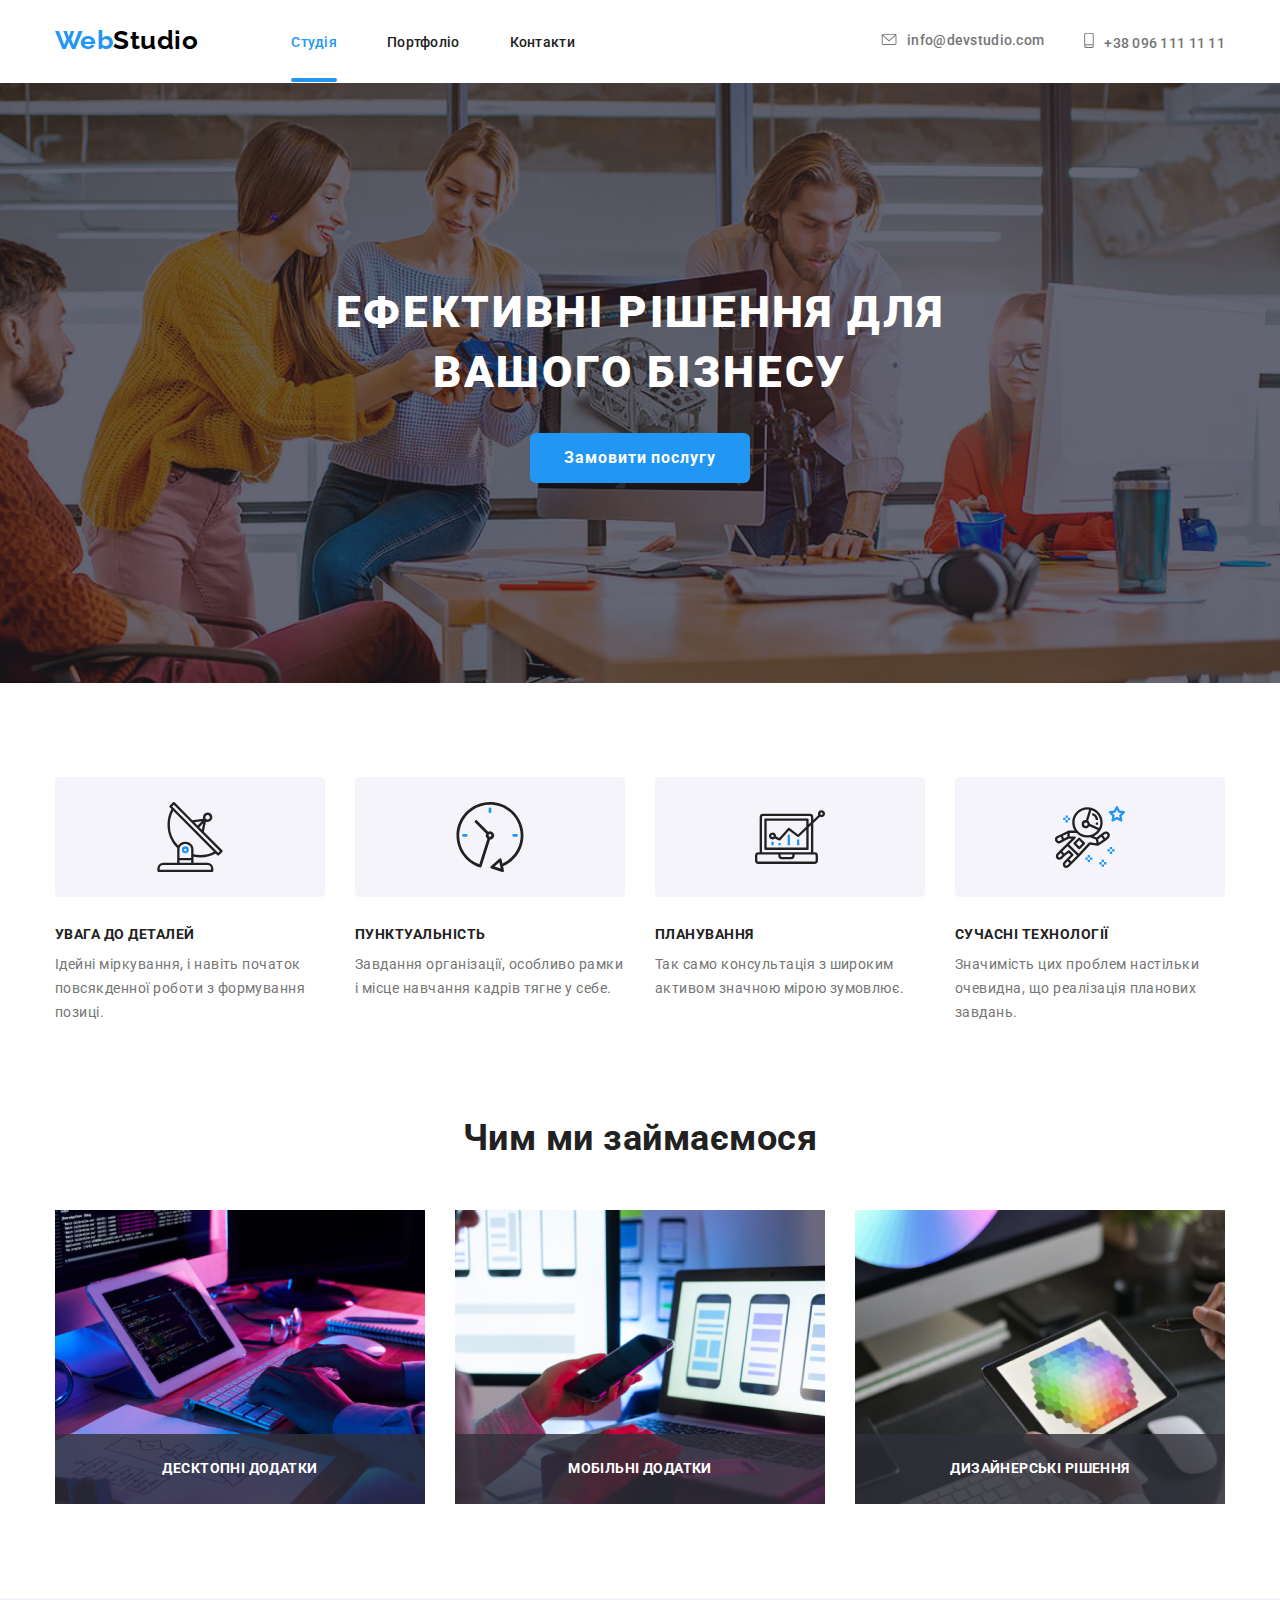
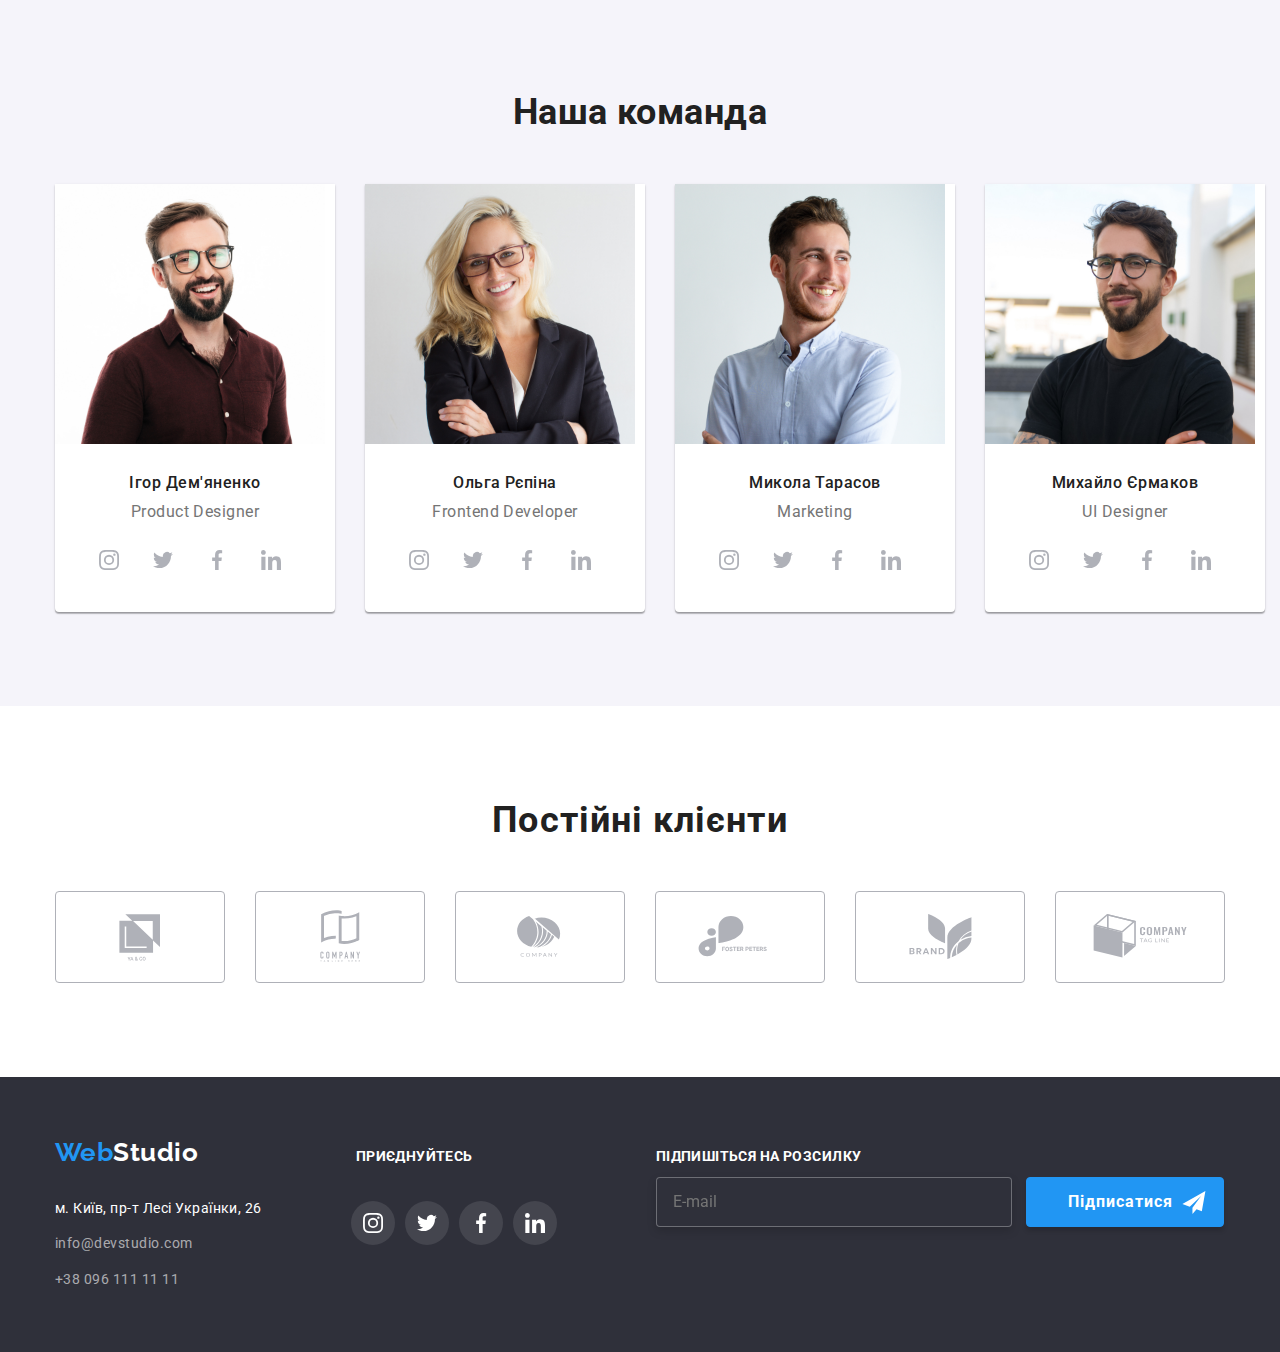
<file: index.html>
<!DOCTYPE html>
<html lang="uk">
<head>
    <meta charset="UTF-8">
    <meta http-equiv="X-UA-Compatible" content="IE=edge">
    <meta name="viewport" content="width=device-width, initial-scale=1.0">
    <title>WebStudio</title>
    <link href="https://fonts.googleapis.com/css2?family=Raleway:wght@700&family=Roboto:wght@400;500;700;900&display=swap"
        rel="stylesheet">
        <link rel="stylesheet" href="https://cdnjs.cloudflare.com/ajax/libs/modern-normalize/1.1.0/modern-normalize.min.css">
        <link rel="stylesheet" href="./css/main.min.css">
</head>
<body class="page">
<!--шапка-->
<header >
<div class="conteiner nav">
    <a class="logo" href="./index.html"> <span class="part-logo">Web</span>Studio</a>
    <nav>
        <ul class="list__nav">
            <li class="nav__item"> <a href="./index.html" class="link__current link__nav">Студія</a></li>
            <li class="nav__item"> <a href="portfolio.html" class="link__nav">Портфоліо</a></li>
            <li class="nav__item"> <a href="" class="link__nav">Контакти</a></li>
        </ul>
    </nav>
    
    <ul class="contacts">
        <li class="contacts__item"><a href="mailto:info@devstudio.com" class="link__contacts"><svg class="icon__mail">
            <use href="./images/sprite.svg#icon-envelope"></use>
        </svg>info@devstudio.com</a></li>
        <li class="contacts__item"><a href="tel:+380961111111" class="link__contacts"><svg class="icon__phone">
            <use href="./images/sprite.svg#icon-smartphone"></use>
        </svg>+38 096 111 11 11</a></li>
    </ul>
</div>
</header>
<main class="main">
    <!--baner-->
    <section class="section combination">
    <div class="combination">
    <h1 class="combination__title">Ефективні рішення для <br> вашого бізнесу</h1>
    <button type="button" class="button" data-modal-open>Замовити послугу</button>
    </div>
    </section>
    
   
    
        <!--preimushestva-->
   
        <section class="section scroll">
            <div class="conteiner">
            <h2 hidden >Наші переваги</h2>
            <ul class="scroll__list">
                <li class="scroll__item">
                    <div class="scroll__cont">
                        <svg class="scroll__icon">
                            <use href="./images/sprite.svg#icon-antenna"></use>
                        </svg>

                    </div>
                    
                    <h3 class="scroll__titel">УВАГА ДО ДЕТАЛЕЙ</h3>
                    <p class="scroll__text">Ідейні міркування, і навіть початок повсякденної роботи з формування позиці.</p>
                </li>
                <li class="scroll__item">
                    <div class="scroll__cont">
                        <svg class="scroll__icon">
                            <use href="./images/sprite.svg#icon-clock"></use>
                        </svg>
                    </div>
                    <h3 class="scroll__titel">ПУНКТУАЛЬНІСТЬ</h3>
                    <p class="scroll__text">Завдання організації, особливо рамки і місце навчання кадрів тягне у себе.</p>
                </li>
                <li class="scroll__item">
                    <div class="scroll__cont">
                        <svg class="scroll__icon">
                            <use href="./images/sprite.svg#icon-diagram"></use>
                        </svg>
                    </div>
                    <h3 class="scroll__titel">ПЛАНУВАННЯ</h3>
                    <p class="scroll__text">Так само консультація з широким активом значною мірою зумовлює.</p>
                </li>
                <li class="scroll__item">
                   <div class="scroll__cont">
                    <svg class="scroll__icon">
                        <use href="./images/sprite.svg#icon-astronaut"></use>
                    </svg>
                   </div>
                    <h3 class="scroll__titel">СУЧАСНІ ТЕХНОЛОГІЇ</h3>
                    <p class="scroll__text">Значимість цих проблем настільки очевидна, що реалізація планових завдань.</p>
                </li>
            
            </ul>
            </div>
        
        </section>
    
           <!--napravleniye-->
        
           <section class="section">
            <div class="conteiner">
            <h2 class="technologies__title"> Чим ми займаємося</h2>
            <ul class="technologies__list">
                <li class="technologies__item">
                    <img src="./images/box1.jpg" class="technologies-image" width="370" alt="Створення сайтів">
                    <div class="technologies__discription">
                        <span class="technologies__text">Десктопні додатки</span>
                    </div></li>
                <li class="technologies__item"><img src="./images/box2.jpg"  class="technologies-image" width="370" alt="Створення мобільних додатків"><div class="technologies__discription">
                    <span class="technologies__text">Мобільні додатки</span>
                </div></li>
                <li class="technologies__item"><img src="./images/box3.jpg"  class="technologies-image" width="370" alt="Розробка дизайну сайтів"><div class="technologies__discription">
                    <span class="technologies__text">Дизайнерські рішення</span>
                </div></li>
            </ul>
            </div>
            
        </section>
      
        <!--komanda-->
       
            <section class="section data">
                <div class="conteiner">
                <h2 class="data__titel">Наша команда</h2>
                <ul class="data__list">
                    <li class="data__discription">
                        <img src="./images/img.jpg" class="data__image" width="270" alt="Ігор Дем'яненко - Product Designer">
                        <div class="data__property">
                        <h3 class="data__caption">Ігор Дем'яненко</h3>
                        <p class="data__text">Product Designer</p>
                        <ul class="list__icon">
                        
                            <li class="list__item"> <a href="https://www.instagram.com" class="icon__link" target="_blank" rel="noreferrer noopener"> <svg class="icon__image">
                                <use href="./images/sprite.svg#icon-instagram"></use>
                            </svg>
                            </a> 
                            </li>
                            <li class="list__item"><a href="https://twitter.com/?lang=ru" class="icon__link" target="_blank" rel="noreferrer noopener"> <svg class="icon__image">
                                    <use href="./images/sprite.svg#icon-twitter"></use>
                                </svg>
                            </a>
                            </li>
                            <li class="list__item"><a href="https://uk-ua.facebook.com" class="icon__link"target="_blank" rel="noreferrer noopener"> <svg class="icon__image">
                                    <use href="./images/sprite.svg#icon-facebook"></use>
                                </svg>
                            </a>
                            </li>
                            <li class="list__item"><a href="https://ua.linkedin.com" class="icon__link" target="_blank" rel="noreferrer noopener"> <svg class="icon__image">
                                    <use href="./images/sprite.svg#icon-linkedin"></use>
                                </svg>
                            </a>
                            </li>
                        </ul>
                         </div>
                    </li>
                    <li class="data__discription">
                        <img src="./images/img2.jpg" class="data__image" width="270" alt="Ольга Рєпіна - Frontend Developer">
                        <div class="data__property">
                        <h3 class="data__caption">Ольга Рєпіна</h3>
                        <p class="data__text">Frontend Developer</p>
                        <ul class="list__icon">
                        
                            <li class="list__item"> <a href="https://www.instagram.com" class="icon__link" target="_blank" rel="noreferrer noopener"> <svg class="icon__image">
                                        <use href="./images/sprite.svg#icon-instagram"></use>
                                    </svg>
                                </a>
                            </li>
                            <li class="list__item"><a href="https://twitter.com/?lang=ru" class="icon__link" target="_blank" rel="noreferrer noopener"> <svg class="icon__image">
                                        <use href="./images/sprite.svg#icon-twitter"></use>
                                    </svg>
                                </a>
                            </li>
                            <li class="list__item"><a href="https://uk-ua.facebook.com" class="icon__link" target="_blank" rel="noreferrer noopener"> <svg class="icon__image">
                                        <use href="./images/sprite.svg#icon-facebook"></use>
                                    </svg>
                                </a>
                            </li>
                            <li class="list__item"><a href="https://ua.linkedin.com" class="icon__link" target="_blank" rel="noreferrer noopener"> <svg class="icon__image">
                                        <use href="./images/sprite.svg#icon-linkedin"></use>
                                    </svg>
                                </a>
                            </li>
                        </ul>
                        </div>
                    </li>
                    <li class="data__discription">
                        <img src="./images/img3.jpg" class="data__image" width="270" alt="Микола Тарасов - Marketing">
                        <div class="data__property">
                        <h3 class="data__caption">Микола Тарасов</h3>
                        <p class="data__text">Marketing</p>
                        <ul class="list__icon">
                        
                            <li class="list__item"> <a href="https://www.instagram.com" class="icon__link" target="_blank" rel="noreferrer noopener"> <svg class="icon__image">
                                        <use href="./images/sprite.svg#icon-instagram"></use>
                                    </svg>
                                </a>
                            </li>
                            <li class="list__item"><a href="https://twitter.com/?lang=ru" class="icon__link" target="_blank" rel="noreferrer noopener"> <svg class="icon__image">
                                        <use href="./images/sprite.svg#icon-twitter"></use>
                                    </svg>
                                </a>
                            </li>
                            <li class="list__item"><a href="https://uk-ua.facebook.com" class="icon__link" target="_blank" rel="noreferrer noopener"> <svg class="icon__image">
                                        <use href="./images/sprite.svg#icon-facebook"></use>
                                    </svg>
                                </a>
                            </li>
                            <li class="list__item"><a href="https://ua.linkedin.com" class="icon__link" target="_blank" rel="noreferrer noopener"> <svg class="icon__image">
                                        <use href="./images/sprite.svg#icon-linkedin"></use>
                                    </svg>
                                </a>
                            </li>
                        </ul>
                        </div>
                    </li>
                    <li class="data__discription">
                        <img src="./images/img4.jpg" class="data__image" width="270" alt="Михайло Єрмаков - UI Designer">
                        <div class="data__property">
                        <h3 class="data__caption">Михайло Єрмаков</h3>
                        <p class="data__text">UI Designer</p>
                        <ul class="list__icon">
                        
                            <li class="list__item"> <a href="https://www.instagram.com" class="icon__link" target="_blank" rel="noreferrer noopener"> <svg class="icon__image">
                                        <use href="./images/sprite.svg#icon-instagram"></use>
                                    </svg>
                                </a>
                            </li>
                            <li class="list__item"><a href="https://twitter.com/?lang=ru" class="icon__link" target="_blank" rel="noreferrer noopener"> <svg class="icon__image">
                                        <use href="./images/sprite.svg#icon-twitter"></use>
                                    </svg>
                                </a>
                            </li>
                            <li class="list__item"><a href="https://uk-ua.facebook.com" class="icon__link" target="_blank" rel="noreferrer noopener"> <svg class="icon__image">
                                        <use href="./images/sprite.svg#icon-facebook"></use>
                                    </svg>
                                </a>
                            </li>
                            <li class="list__item"><a href="https://ua.linkedin.com" class="icon__link" target="_blank" rel="noreferrer noopener"> <svg class="icon__image">
                                        <use href="./images/sprite.svg#icon-linkedin"></use>
                                    </svg>
                                </a>
                            </li>
                        </ul>
                        </div>
                    </li>
                </ul>
                </div>
            </section>
            <section class="section sked">
                <div class="conteiner client">
                    <h2 class="sked__titel">Постійні клієнти</h2>
                    <ul class="sked__list">
                        <li class="sked__item"><a href="" class="sked__link" target="_blank" rel="noreferrer noopener"> <svg  class="sked__image" width="168" height="92">
                                <use href="./images/sprite.svg#icon-Clientone"></use>
                            </svg>
                        </a></li>
                        <li class="sked__item"><a href=""  class="sked__link" target="_blank" rel="noreferrer noopener"> <svg class="sked__image" width="168" height="92">
                                    <use href="./images/sprite.svg#icon-Clienttwo"></use>
                                </svg>
                        <li class="sked__item"><a href=""  class="sked__link"  target="_blank" rel="noreferrer noopener"> <svg class="sked__image" width="168" height="92">
                                    <use href="./images/sprite.svg#icon-Clientthree"></use>
                                </svg>
                        <li class="sked__item"><a href=""  class="sked__link" target="_blank" rel="noreferrer noopener"> <svg class="sked__image" width="168" height="92">
                                    <use href="./images/sprite.svg#icon-Clientfour"></use>
                                </svg>
                        <li class="sked__item"><a href=""  class="sked__link" target="_blank" rel="noreferrer noopener"> <svg class="sked__image" width="168" height="92">
                                    <use href="./images/sprite.svg#icon-Clientfive"></use>
                                </svg>
                        <li class="sked__item"><a href=""  class="sked__link" target="_blank" rel="noreferrer noopener"> <svg class="sked__image" width="168" height="92">
                                    <use href="./images/sprite.svg#icon-Clientsix"></use>
                                </svg>
                    </ul>
                </div>
            </section>
       
        
    </main>
 
<!--contacts-->
<footer class="address">
    <div class="conteiner-first">
        <div class="conteiner__address">
            <a class="logo address" href=""> <span class="part-logo">Web</span>Studio</a>
            <address>
                <ul class="address__list">
                    <li><a href="https://goo.gl/maps/1TkGLcMhs1NXqYy18" target="_blank" rel="noreferrer noopener nofollow">
                            <span>м. Київ, пр-т Лесі Українки, 26</span> </a></li>
                    <li><a href="mailto:info@devstudio.com">info@devstudio.com</a></li>
                    <li><a href="tel:+380961111111">+38 096 111 11 11</a></li>
                </ul>
            </address>
        </div>
        <div class="address__cont">
            <h2 class="conteiner__titel"> Приєднуйтесь</h2>
            <ul class="list__icon address">
        
                <li class="list__item" > <a href="https://www.instagram.com" class="address__link" target="_blank" rel="noreferrer noopener"> <svg class="icon__img">
                            <use href="./images/sprite.svg#icon-instagram"></use>
                        </svg>
                    </a>
                </li>
                <li class="list__item"><a href="https://twitter.com/?lang=ru" class="address__link" target="_blank" rel="noreferrer noopener"> <svg class="icon__img">
                            <use href="./images/sprite.svg#icon-twitter"></use>
                        </svg>
                    </a>
                </li>
                <li class="list__item"><a href="https://uk-ua.facebook.com" class="address__link" target="_blank" rel="noreferrer noopener"> <svg class="icon__img">
                            <use href="./images/sprite.svg#icon-facebook"></use>
                        </svg>
                    </a>
                </li>
                <li class="list__item"><a href="https://ua.linkedin.com" class="address__link" target="_blank" rel="noreferrer noopener"> <svg class="icon__img">
                            <use href="./images/sprite.svg#icon-linkedin"></use>
                        </svg>
                    </a>
                   
                </li>
            </ul>
        </div>
        <div class="address__form">
        <h2>Підпишіться на розсилку</h2>
        <form>
        <label for="mail"></label>
        <input type="email" name="mail" id="mail" placeholder="E-mail">
        <button type="submit"><span class="button-text">Підписатися</span><span class="button-svg"><svg>
            <use href="./images/sprite.svg#icon-icon-send"></use>
        </svg></span></button>
        </form>
        </div>
        
        
    </div>
    <div class="backdrop is-hidden" data-modal>
        <div class="modal">
            <button type="button" class="modal-button" data-modal-close><svg class="img-close">
                <use href="./images/sprite.svg#icon-close"></use>
            </svg>
            </button>
            
            <form class="form">
            <b class="titel-form">Залиште свої дані, ми вам передзвонимо</b>
            <p class="form-field">
                <label for="name">Ім'я</label>
                <input type="text" name="name" id="name">
                <svg>
                    <use href="./images/sprite.svg#icon-person-form"></use>
                </svg>
            </p>
             
            <p class="form-field"><label for="phone">Телефон</label>
            <input type="tel" name="phone" id="phone" placeholder=" ">
        <svg>
            <use href="./images/sprite.svg#icon-phone-form"></use>
        </svg></p>
           
            <p class="form-field"><label for="email">Пошта</label>
            <input type="email" name="email" id="email">
        <svg>
            <use href="./images/sprite.svg#icon-email-form"></use>
        </svg> </p>
           
            <p class="form-field"><label for="coment" class="coment">Коментар</label>
            <textarea name="feedback" id="coment" rows="5" placeholder="Введіть текст" class="coment"></textarea></p>
             
            
            <p class="form-accept">
                
          
            <label for="accept" class="accept-label"><input type="checkbox" class="chekbox" name="accept" id="accept">
            <span class="checkbox-icon"></span><span class="checkbox-span">Погоджуюся з розсилкою та приймаю </span><a href="">Умови договору</a> </label></p>
            <button type="submit" class="form-button">Відправити</button>
            </form>
        </div>
    </div>
</footer>
<script src="./js/modal.js"></script>
</body>
</html>
</file>
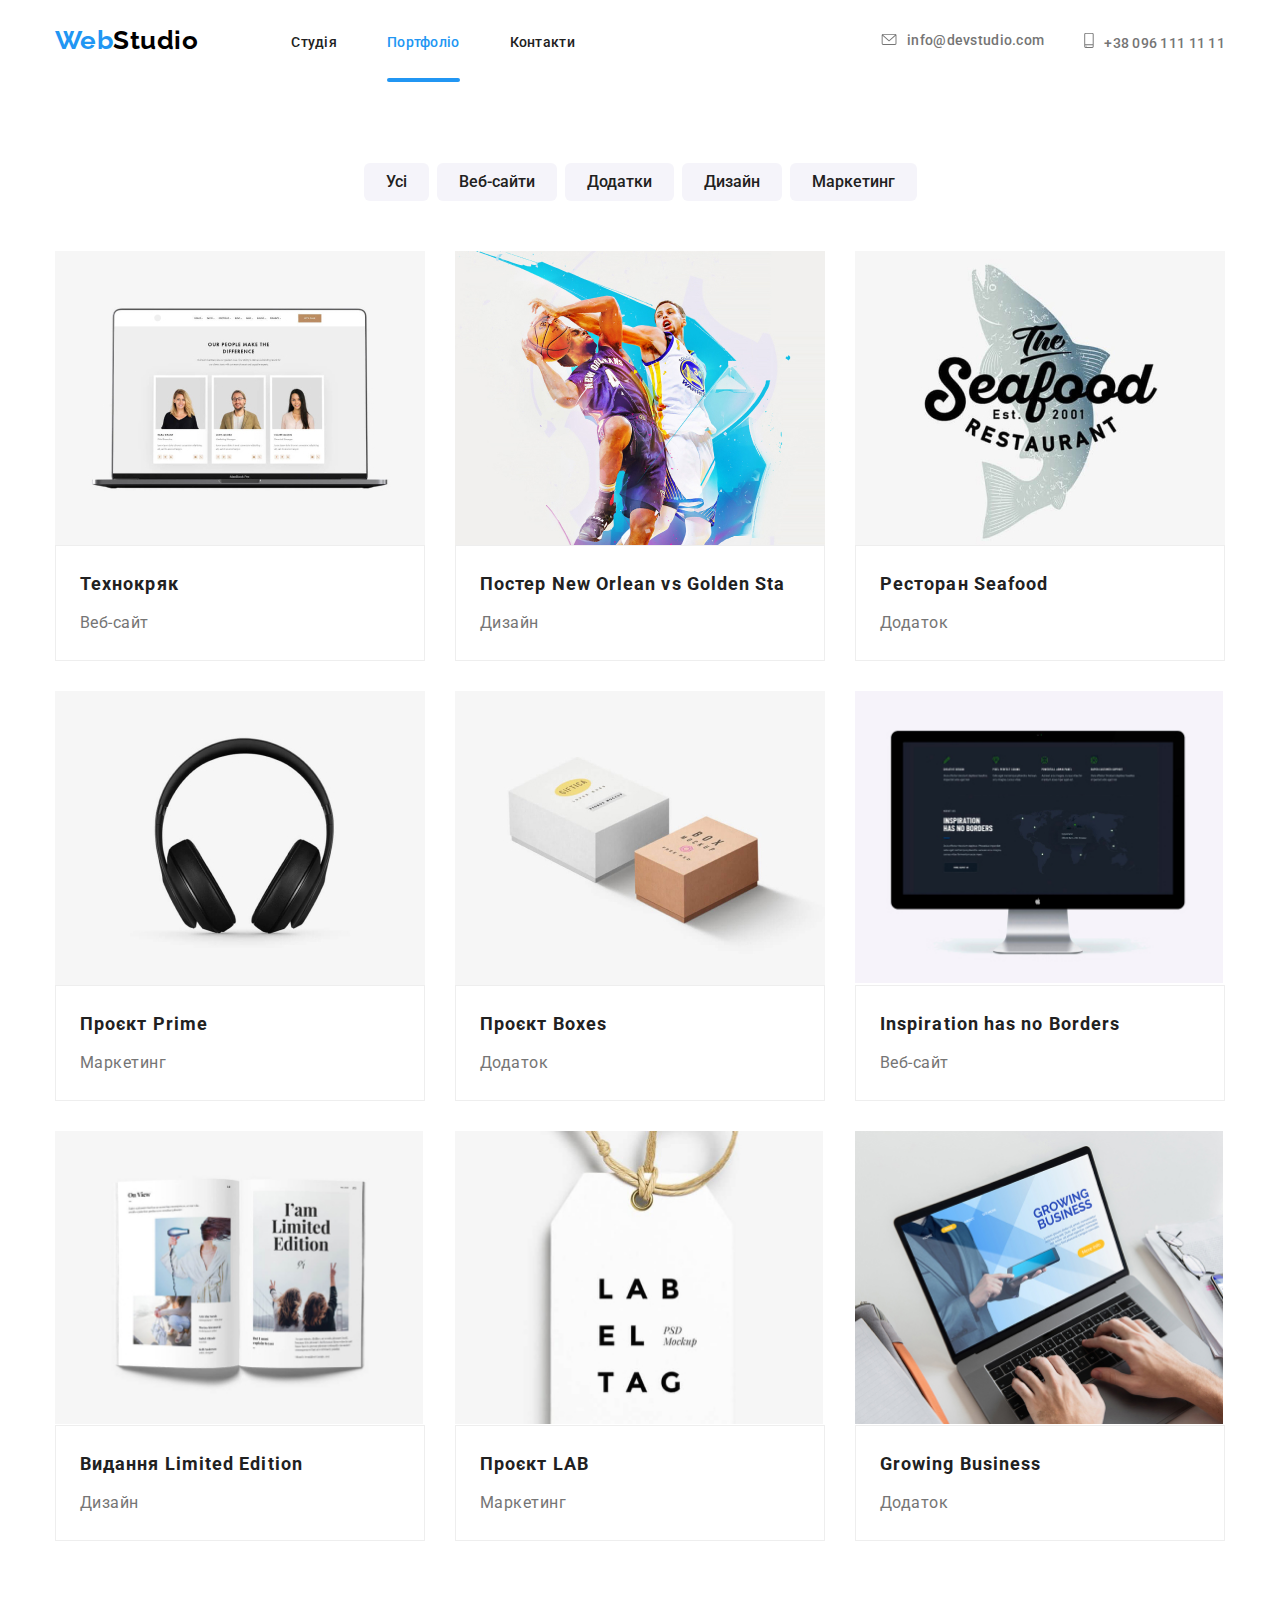
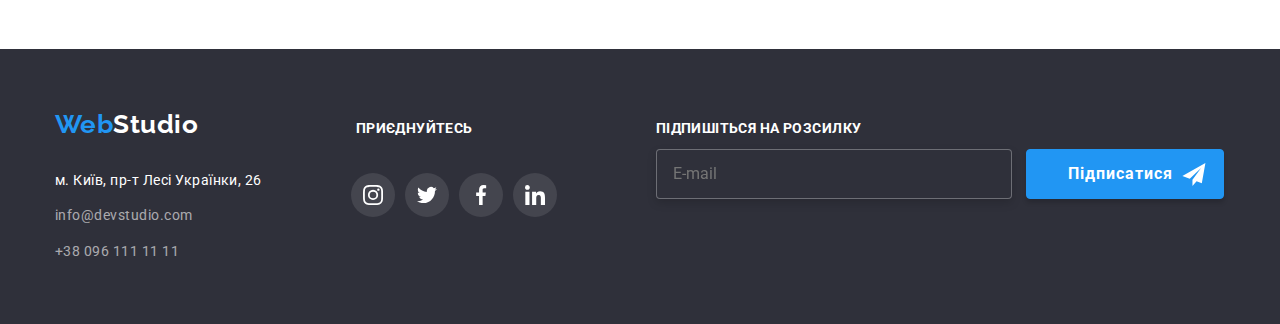
<file: portfolio.html>
<!DOCTYPE html>
<html lang="uk">
<head>
    <meta charset="UTF-8">
    <meta http-equiv="X-UA-Compatible" content="IE=edge">
    <meta name="viewport" content="width=device-width, initial-scale=1.0">
    <title>Портфоліо</title>
    <link href="https://fonts.googleapis.com/css2?family=Raleway:wght@700&family=Roboto:wght@400;500;700;900&display=swap"
    rel="stylesheet">
    <link rel="stylesheet" href="https://cdnjs.cloudflare.com/ajax/libs/modern-normalize/1.1.0/modern-normalize.min.css">
  
    <link rel="stylesheet" href="./css/main.min.css">
</head>
<body class="page portfolio">
<!--шапка-->

<header>

    <div class="conteiner nav">
        <a class="logo" href="./index.html"> <span class="part-logo">Web</span>Studio</a>
        <nav>
            <ul class="list__nav">
                <li class="nav__item"> <a href="./index.html" class="link__nav">Студія</a></li>
                <li class="nav__item"> <a href="portfolio.html" class="link__current link__nav">Портфоліо</a></li>
                <li class="nav__item"> <a href="" class="link__nav">Контакти</a></li>
            </ul>
        </nav>

        <ul class="contacts">
            <li class="contacts__item"><a href="mailto:info@devstudio.com" class="link__contacts"><svg class="icon__mail">
                        <use href="./images/sprite.svg#icon-envelope"></use>
                    </svg>info@devstudio.com</a></li>
            <li class="contacts__item"><a href="tel:+380961111111" class="link__contacts"><svg class="icon__phone">
                        <use href="./images/sprite.svg#icon-smartphone"></use>
                    </svg>+38 096 111 11 11</a></li>
        </ul>
    </div>
</header>
<main>
<section class="section works">
 <div class="container works">
    <h1 hidden>Приклади робіт</h1>
    <ul class="list-buttons">
        <li><button type="button" class="buttons">Усі</button></li>
        <li><button type="button" class="buttons">Веб-сайти</button></li>
        <li><button type="button" class="buttons">Додатки</button></li>
        <li><button type="button" class="buttons">Дизайн</button></li>
        <li><button type="button" class="buttons">Маркетинг</button></li>
    </ul>
    
    <ul class="docket__list">
        <li>
            <div class="docket__picture">
            <img src="./images/port.jpg" width="370" alt="Веб-сайт Технокряк">
            
            <div class="docket__on">
            <span class="docket__on__text">Ресурс пропонує комплексні пропозиції з різним рівнем функціоналу та сервісів. Все це дозволить відвідувачу отримати
            вичерпні відомості про компанію чи приватну особу.</span>
            </div>
            </div>
            <div class="docket__discription">
                <h2 class="docket__titel">Технокряк</h2>
                <p class="docket__text">Веб-сайт</p>
            </div>
        </li>
        <li>
            <div class="docket__picture">
                <img src="./images/port1.jpg" width="370" alt="Дизайн постеру">
            
                <div class="docket__on">
                    <span class="docket__on__text">Ресурс пропонує комплексні пропозиції з різним рівнем функціоналу та сервісів.
                        Все це дозволить відвідувачу отримати
                        вичерпні відомості про компанію чи приватну особу.</span>
                </div>
            </div>
            
            <div class="docket__discription">
            <h2 class="docket__titel">Постер New Orlean vs Golden Sta</h2>
            <p class="docket__text">Дизайн</p>
            </div>
        </li>
        <li>
            <div class="docket__picture">
                <img src="./images/port2.jpg" width="370" alt="Додаток для ресторану Seafood">
            
                <div class="docket__on">
                    <span class="docket__on__text">Ресурс пропонує комплексні пропозиції з різним рівнем функціоналу та сервісів.
                        Все це дозволить відвідувачу отримати
                        вичерпні відомості про компанію чи приватну особу.</span>
                </div>
            </div>
            
            <div class="docket__discription">
            <h2 class="docket__titel">Ресторан Seafood</h2>
            <p class="docket__text">Додаток</p>
            </div>
        </li>
        <li>
            <div class="docket__picture">
                <img src="./images/port3.jpg" width="370" alt="Маркетинг для проєкту Prime">
            
                <div class="docket__on">
                    <span class="docket__on__text">Ресурс пропонує комплексні пропозиції з різним рівнем функціоналу та сервісів.
                        Все це дозволить відвідувачу отримати
                        вичерпні відомості про компанію чи приватну особу.</span>
                </div>
            </div>
            
            <div class="docket__discription">
            <h2 class="docket__titel">Проєкт Prime</h2>
            <p class="docket__text">Маркетинг</p>
            </div>
        </li>
        <li>
            <div class="docket__picture">
                <img src="./images/port4.jpg" width="370" alt="Додаток для проєкту Boxes">
            
                <div class="docket__on">
                    <span class="docket__on__text">Ресурс пропонує комплексні пропозиції з різним рівнем функціоналу та сервісів.
                        Все це дозволить відвідувачу отримати
                        вичерпні відомості про компанію чи приватну особу.</span>
                </div>
            </div>
            
            <div class="docket__discription">
            <h2 class="docket__titel">Проєкт Boxes</h2>
            <p class="docket__text">Додаток</p>
            </div>
        </li>
        <li>
            <div class="docket__picture">
                <img src="./images/port5.jpg" width="368" alt="Веб-сайт Inspiration has no Borders">
            
                <div class="docket__on">
                    <span class="docket__on__text">Ресурс пропонує комплексні пропозиції з різним рівнем функціоналу та сервісів.
                        Все це дозволить відвідувачу отримати
                        вичерпні відомості про компанію чи приватну особу.</span>
                </div>
            </div>
            
            <div class="docket__discription">
            <h2 class="docket__titel">Inspiration has no Borders</h2>
            <p class="docket__text">Веб-сайт</p>
            </div>
        </li>
        <li>
            <div class="docket__picture">
                <img src="./images/port6.jpg" width="368" alt="Дизайн для видання Limited Edition">
            
                <div class="docket__on">
                    <span class="docket__on__text">Ресурс пропонує комплексні пропозиції з різним рівнем функціоналу та сервісів.
                        Все це дозволить відвідувачу отримати
                        вичерпні відомості про компанію чи приватну особу.</span>
                </div>
            </div>
            
            <div class="docket__discription">
            <h2 class="docket__titel">Видання Limited Edition</h2>
            <p class="docket__text">Дизайн</p>
            </div>
        </li>
        <li>
            <div class="docket__picture">
                <img src="./images/port7.jpg" width="368" alt="Маркетинг для проєкту LAB">
            
                <div class="docket__on">
                    <span class="docket__on__text">Ресурс пропонує комплексні пропозиції з різним рівнем функціоналу та сервісів.
                        Все це дозволить відвідувачу отримати
                        вичерпні відомості про компанію чи приватну особу.</span>
                </div>
            </div>
            
            <div class="docket__discription">
            <h2 class="docket__titel">Проєкт LAB</h2>
            <p class="docket__text">Маркетинг</p>
            </div>
        </li>
        <li>
            <div class="docket__picture">
                <img src="./images/port8.jpg" width="368" alt="Додаток для Growing Business">
            
                <div class="docket__on">
                    <span class="docket__on__text">Ресурс пропонує комплексні пропозиції з різним рівнем функціоналу та сервісів.
                        Все це дозволить відвідувачу отримати
                        вичерпні відомості про компанію чи приватну особу.</span>
                </div>
            </div>
            
            <div class="docket__discription">
            <h2 class="docket__titel">Growing Business</h2>
            <p class="docket__text">Додаток</p>
            </div>
        </li>
    </ul>
</div>
</section>

          
</main>
<footer class="address">
    <div class="conteiner-first">
        <div class="conteiner__address">
            <a class="logo address" href=""> <span class="part-logo">Web</span>Studio</a>
            <address>
                <ul class="address__list">
                    <li><a href="https://goo.gl/maps/1TkGLcMhs1NXqYy18" target="_blank"
                            rel="noreferrer noopener nofollow">
                            <span>м. Київ, пр-т Лесі Українки, 26</span> </a></li>
                    <li><a href="mailto:info@devstudio.com">info@devstudio.com</a></li>
                    <li><a href="tel:+380961111111">+38 096 111 11 11</a></li>
                </ul>
            </address>
        </div>
        <div class="address__cont">
            <h2 class="conteiner__titel"> Приєднуйтесь</h2>
            <ul class="list__icon address">

                <li class="list__item"> <a href="https://www.instagram.com" class="address__link" target="_blank"
                        rel="noreferrer noopener"> <svg class="icon__img">
                            <use href="./images/sprite.svg#icon-instagram"></use>
                        </svg>
                    </a>
                </li>
                <li class="list__item"><a href="https://twitter.com/?lang=ru" class="address__link" target="_blank"
                        rel="noreferrer noopener"> <svg class="icon__img">
                            <use href="./images/sprite.svg#icon-twitter"></use>
                        </svg>
                    </a>
                </li>
                <li class="list__item"><a href="https://uk-ua.facebook.com" class="address__link" target="_blank"
                        rel="noreferrer noopener"> <svg class="icon__img">
                            <use href="./images/sprite.svg#icon-facebook"></use>
                        </svg>
                    </a>
                </li>
                <li class="list__item"><a href="https://ua.linkedin.com" class="address__link" target="_blank"
                        rel="noreferrer noopener"> <svg class="icon__img">
                            <use href="./images/sprite.svg#icon-linkedin"></use>
                        </svg>
                    </a>

                </li>
            </ul>
        </div>
        <div class="address__form">
            <h2>Підпишіться на розсилку</h2>
            <form>
                <label for="mail"></label>
                <input type="email" name="mail" id="mail" placeholder="E-mail">
                <button type="submit"><span class="button-text">Підписатися</span><span class="button-svg"><svg>
                            <use href="./images/sprite.svg#icon-icon-send"></use>
                        </svg></span></button>
            </form>
        </div>
    </div>
    

</footer>

    
</body>
</html>
</file>
<file: css/main.min.css>
.list__nav,.contacts{display:flex}.nav__item{margin-right:50px}.nav__item:last-child{margin-right:0}.contacts__item+.contacts__item{margin-left:40px}.contacts{margin-left:auto}.link__nav{padding-top:32px;padding-bottom:32px;text-decoration:none;font-style:normal;font-weight:500;font-size:14px;line-height:1.15;letter-spacing:.02em;color:var(--primary-text-color);text-align:center;display:block;transition:color 250ms cubic-bezier(0.4, 0, 0.2, 1)}.link__nav:hover,.link__nav:focus{color:var(--accent-color);fill:var(--accent-color)}.link__contacts{padding-top:32px;padding-bottom:32px;text-decoration:none;font-style:normal;font-weight:500;font-size:14px;line-height:1.15;letter-spacing:.02em;color:var(--dop-text-color);text-align:center;display:block;transition:color 250ms cubic-bezier(0.4, 0, 0.2, 1)}.link__contacts:hover,.link__contacts:focus{fill:#2196f3;color:var(--accent-color)}.contacts__item:hover,.contacts__item:focus{fill:var(--accent-color);transition:fill 250ms cubic-bezier(0.4, 0, 0.2, 1)}.list__nav .link__current{color:var(--accent-color)}.link__current{position:relative}.link__current::after{content:"";display:inline-block;background-color:var(--accent-color);border-radius:2px;width:100%;height:4px;position:absolute;bottom:0;left:0}.logo{padding-top:24px;padding-bottom:25px;margin-right:93px;font-weight:700;text-decoration:none;font-family:"Raleway";font-size:26px;line-height:1.2;color:#000}.logo.address{margin-right:0;margin-bottom:28px;display:inline-block;padding:0;color:#fff}.part-logo{color:var(--accent-color)}:root{--primary-text-color: #212121;--dop-text-color: #757575;--accent-color: #2196F3;--white-text-color: #FFFFFF;--primary-background-color: #F5F5F5;--secondary-background-color: #F5F4FA;--border-color: #EEEEEE}.page{background-color:var(--white-text-color);font-family:"Roboto","sans-serif";color:var(--primary-text-color);letter-spacing:.03em;font-weight:400}.page.portfolio{background-color:var(--white-text-color)}ul{margin:0;padding:0;list-style:none}.conteiner{margin:auto;margin-top:0;width:1200px;padding-left:15px;padding-right:15px}.section{padding-top:94px}.section.combination{text-align:center;margin-top:0;padding-top:0}.conteiner__titel{color:var(--white-text-color);text-transform:uppercase;font-family:"Roboto";font-style:normal;font-weight:700;font-size:14px;line-height:1.14;letter-spacing:.03em;padding-bottom:20px;margin-bottom:0}.address{background-color:#2f303a}.address__cont{width:206px;margin-left:70px}.conteiner__address{width:231px}.conteiner__address li{margin-bottom:12px}.conteiner__address li:last-child{margin-bottom:0}.address__form{width:570px;height:86px;margin-left:94px}.address__form h2{font-weight:700;font-size:14px;line-height:1.14;letter-spacing:.03em;text-transform:uppercase;color:#fff}.address__form input{border:1px solid rgba(255,255,255,.3);filter:drop-shadow(0px 4px 4px rgba(0, 0, 0, 0.15));border-radius:4px;width:356px;height:50px;background-color:#2f303a;color:#afb1b8;padding-left:16px}.address__form button{width:198px;height:50px;display:inline-block;background-color:var(--accent-color);border:1px var(--accent-color) solid;cursor:pointer;box-shadow:0px 4px 4px rgba(0,0,0,.15);border-radius:4px;font-family:"Roboto";font-style:normal;font-weight:700;font-size:16px;line-height:30px;letter-spacing:.06em;color:#fff;margin-left:10px;position:relative}.address__form svg{width:24px;height:24px;text-align:center;fill:#fff;display:inline-block}.address__list a{font-style:normal;text-decoration:none;font-size:14px;line-height:1.7;color:rgba(255,255,255,.6)}.address__list span{color:var(--white-text-color)}.button-text{margin-right:10px}.button-svg{position:absolute;top:13px;right:17px}.conteiner-first{margin-top:0;margin-bottom:0;padding-top:60px;padding-bottom:60px;display:flex;justify-content:flex-start;margin:auto;width:1200px;padding-left:15px;padding-right:15px}.page-header.port{border-bottom:1px var(--border-color) solid}.list-buttons{display:flex;justify-content:center;margin-bottom:50px}.list-buttons li{margin-right:8px}.list-buttons li:last-child{margin-right:0}.buttons{margin-top:0;padding:6px 22px;font-family:inherit;font-weight:500;font-size:16px;line-height:1.6;text-align:center;cursor:pointer;background-color:var(--secondary-background-color);border:none;color:var(--primary-text-color);border-radius:6px;transition:filter 250ms cubic-bezier(0.4, 0, 0.2, 1),background-color 250ms cubic-bezier(0.4, 0, 0.2, 1),color 250ms cubic-bezier(0.4, 0, 0.2, 1)}.buttons:hover,.buttons:focus{margin-top:0;display:inline-block;background-color:var(--accent-color);color:var(--white-text-color);font-weight:500;font-size:16px;line-height:1.6;text-align:center;border:none;filter:drop-shadow(0px 4px 4px rgba(0, 0, 0, 0.25))}.section.works{padding-top:80px;padding-bottom:108px}.container.works{width:1200px;padding-left:15px;padding-right:15px;margin:auto;margin-top:0}.docket__list{display:flex;flex-wrap:wrap}.docket__list li{width:370px;margin-right:30px;margin-bottom:30px;transition:box-shadow 250ms cubic-bezier(0.4, 0, 0.2, 1)}.docket__list li:nth-child(3n){margin-right:0}.docket__list li:nth-last-child(-n+3){margin-bottom:0}.docket__list li:hover{box-shadow:0px 1px 1px rgba(0,0,0,.12),0px 4px 4px rgba(0,0,0,.06),1px 4px 6px rgba(0,0,0,.16)}.docket__list img{display:block}.docket__picture{position:relative;overflow:hidden;width:370px;height:294px}.docket__on{width:370px;height:294px;background-color:rgba(33,150,243,.9);opacity:1;position:absolute;transition:opacity 250ms cubic-bezier(0.4, 0, 0.2, 1),transform 250ms cubic-bezier(0.4, 0, 0.2, 1);pointer-events:none;transform:translateY(294px)}.docket__list li:hover .docket__on{opacity:1;transform:translateY(-294px)}.docket__on__text{font-size:18px;line-height:1.55;letter-spacing:.03em;color:#fff;position:absolute;width:322px;padding:63px 24px;position:absolute;top:50%;left:50%;transform:translate(-50%, -50%)}.docket__discription{padding:20px 24px;margin-top:0;width:370px;border:1px var(--border-color) solid}.docket__titel{margin-bottom:4px;margin-top:0;font-weight:700;font-size:18px;line-height:2;letter-spacing:.06em}.docket__text{margin-top:0;margin-bottom:0;font-size:16px;line-height:2.14;color:var(--dop-text-color)}.accept-label,.form-button,.scroll__cont,.conteiner.nav{display:flex;align-items:center}.combination{max-width:1600px;height:600px;margin-left:auto;margin-right:auto;background-color:#000;background-image:linear-gradient(to right, rgba(47, 48, 58, 0.4), rgba(47, 48, 58, 0.4)),url(../images/ban.jpg);background-repeat:no-repeat;background-size:cover;background-position:center;padding-bottom:200px;padding-top:200px}.combination__title{margin-top:0;margin-bottom:30px;font-weight:900;font-style:normal;font-size:44px;line-height:1.36;letter-spacing:.06em;color:var(--white-text-color);text-transform:uppercase}.button{margin-top:0;display:inline-block;padding:10px 34px;min-width:200px;font-weight:700;font-family:inherit;background-color:var(--accent-color);font-size:16px;line-height:1.9;letter-spacing:.06em;color:var(--white-text-color);cursor:pointer;border:none;border-radius:6px}.scroll__list{margin-top:0;display:flex}.scroll__item{width:270px}.scroll__item:not(:last-child){margin-right:30px}.scroll__cont{height:120px;width:270px;content:"";justify-content:center;background-size:contain;background-repeat:no-repeat;background-position:center;background-color:var(--secondary-background-color);border-radius:4px;margin-bottom:30px}.scroll__icon{width:70px;height:70px}.scroll__titel{margin-top:0;margin-bottom:10px;font-weight:700;font-size:14px;line-height:1.14}.scroll__text{margin-top:0;margin-bottom:0;font-size:14px;line-height:1.7;color:var(--dop-text-color)}.technologies__title{margin-top:0;margin-bottom:50px;font-size:36px;line-height:1.16;text-align:center}.technologies__list{display:flex;padding-bottom:94px}.technologies-image{display:block}.technologies__item{display:block;margin-right:30px;position:relative}.technologies__item:last-child{margin-right:0}.technologies__discription{width:370px;height:70px;background-color:rgba(47,48,58,.8);position:absolute;bottom:0}.technologies__text{font-weight:700;font-size:14px;line-height:1.14;letter-spacing:.03em;text-transform:uppercase;color:var(--white-text-color);position:absolute;top:50%;left:50%;transform:translate(-50%, -50%)}.section.data{background-color:var(--secondary-background-color);padding-bottom:94px}.data__list{display:flex}.data__property{padding:30px 0}.data__discription{display:block;margin-right:30px;box-shadow:0px 1px 3px rgba(0,0,0,.12),0px 1px 1px rgba(0,0,0,.14),0px 2px 1px rgba(0,0,0,.2);border-radius:0px 0px 4px 4px;background-color:var(--white-text-color)}.data__discription:last-child{margin-right:0}.data__image{display:block}.data__caption{margin-top:0;margin-bottom:10px;font-weight:500;font-size:16px;line-height:1.18;text-align:center}.data__text{margin-top:0;margin-bottom:0;font-size:16px;line-height:1.18;text-align:center;color:var(--dop-text-color)}.data__titel{margin-top:0;margin-bottom:50px;font-size:36px;line-height:1.16;text-align:center}.sked__titel{font-family:"Roboto";font-style:normal;font-weight:700;font-size:36px;line-height:1.16;text-align:center;letter-spacing:.03em;margin-top:0;color:var(--primary-text-color);margin-bottom:50px}.section.sked{padding-bottom:94px;padding-top:94px}.sked__list{display:flex;justify-content:center;align-items:center}.sked__item{height:92px;width:170px}.sked__item:not(:last-child){margin-right:30px}.sked__list a{width:100%;height:100%;color:#afb1b8;display:flex;justify-content:center;align-items:center;border:1px #afb1b8 solid;border-radius:4px;transition:filter 250ms cubic-bezier(0.4, 0, 0.2, 1),color 250ms cubic-bezier(0.4, 0, 0.2, 1)}.sked__image{fill:currentColor}.sked__link:hover,.sked__link:focus{color:var(--accent-color);border:1px var(--accent-color) solid;filter:drop-shadow(0px 4px 4px rgba(0, 0, 0, 0.25))}.list__icon{display:flex;justify-content:center;margin:0;margin-top:16px;padding-left:32px;padding-right:32px}.list__item{margin-right:10px}.icon__link,.address__link{display:block;background-color:#fff;height:44px;width:44px;padding:12px 12px;border-radius:50%;transition:background-color 250ms cubic-bezier(0.4, 0, 0.2, 1)}.icon__link:hover,.icon__link:focus,.address__link:hover,.address__link:focus{background-color:var(--accent-color)}.icon__mail{margin-right:10px;height:12px;width:16px;fill:currentColor}.icon__phone{margin-right:10px;height:16px;width:10px;fill:currentColor}.icon__link:hover .icon__image,.icon__link:focus .icon__image{fill:var(--white-text-color)}.icon__image{height:20px;width:20px;fill:#afb1b8;transition:fill 250ms cubic-bezier(0.4, 0, 0.2, 1)}.list__icon.address .icon__img{height:20px;width:20px;fill:var(--white-text-color)}.address__link{background-color:rgba(255,255,255,.1);border-radius:50%;transition:background-color 250ms cubic-bezier(0.4, 0, 0.2, 1)}.address__link:hover,.address__link:focus{background-color:var(--accent-color);border-radius:50%}.list__icon.footer{padding-top:0;margin-top:0}.backdrop{position:fixed;top:0;left:0;background-color:rgba(0,0,0,.2);width:100%;height:100%;transition:opacity 250ms cubic-bezier(0.4, 0, 0.2, 1)}.backdrop.is-hidden{opacity:0;pointer-events:none}.modal{width:528px;height:581px;background-color:#fff;position:absolute;top:50%;left:50%;transform:translate(-50%, -50%);border:1px solid #000;box-shadow:0px 1px 3px rgba(0,0,0,.12),0px 1px 1px rgba(0,0,0,.14),0px 2px 1px rgba(0,0,0,.2);border-radius:4px}.modal svg{width:18px;height:18px;fill:#000;transition:fill 250ms cubic-bezier(0.4, 0, 0.2, 1)}.modal-button{background-color:#fff;border:2px var(--dop-text-color) solid;border-radius:50%;position:absolute;right:8px;top:8px;width:30px;height:30px;cursor:pointer;fill:#000}.modal-button:hover,.modal-button:focus{fill:var(--accent-color)}.img-close{width:18px;height:18px;position:absolute;top:5px;right:5px}.img-close:hover,.img-close:focus{fill:var(--accent-color)}.form-accept a{font-weight:400;font-size:14px;line-height:24px;letter-spacing:.03em;-webkit-text-decoration-line:underline;text-decoration-line:underline;color:var(--accent-color)}.titel-form{font-weight:700;font-size:20px;line-height:1.15;text-align:center;letter-spacing:.03em;color:#212121;padding-left:20px}.form{margin-left:auto;margin-right:auto;padding:40px}.form-field{margin-bottom:10px;display:flex;flex-direction:column;color:var(--dop-text-color);position:relative}.form-field textarea{padding-bottom:4px;border:1px solid rgba(33,33,33,.2);border-radius:4px}.form-button{width:200px;height:50px;margin-top:30px;margin-left:105px;margin-bottom:40px;display:inline-block;background:#188ce8;border-radius:4px;padding:10px 34px;cursor:pointer;border:none;justify-content:center;font-family:"Roboto";font-style:normal;font-weight:700;font-size:16px;line-height:30px;text-align:center;letter-spacing:.06em;color:#fff}.form-field input{width:100%;height:40px;padding-left:30px;font-size:12px;line-height:1.14;letter-spacing:.01em;margin-top:4px;color:#757575;border:1px solid rgba(33,33,33,.2);border-radius:4px;cursor:pointer;transition:border-color 250ms cubic-bezier(0.4, 0, 0.2, 1)}.form-field input:hover,.form-field input:focus{border-color:#2196f3}.chekbox{-webkit-appearance:none;-moz-appearance:none;appearance:none;position:absolute}.checkbox-icon{display:inline-block;width:16px;height:15px;border:2px #212121 solid;box-shadow:0px 4px 4px rgba(0,0,0,.25);margin-right:10px}.chekbox:checked+.checkbox-icon{background-color:var(--accent-color);background-image:url(../images/fullcheck.svg);background-size:contain;background-origin:border-box;border-color:var(--accent-color)}.form-field svg{position:absolute;bottom:11px;left:12px;width:18px;height:18px;fill:#000}.form-field label{font-size:12px;line-height:14px;letter-spacing:.01em;color:#757575}.coment ::-moz-placeholder{font-size:12px;line-height:14px;letter-spacing:.01em;color:rgba(117,117,117,.5)}.coment :-ms-input-placeholder{font-size:12px;line-height:14px;letter-spacing:.01em;color:rgba(117,117,117,.5)}.coment ::placeholder{font-size:12px;line-height:14px;letter-spacing:.01em;color:rgba(117,117,117,.5)}.form-field input+svg{transition:fill 250ms cubic-bezier(0.4, 0, 0.2, 1)}.form-field input:hover+svg,.form-field input:focus+svg{fill:var(--accent-color)}.form-field input::-moz-placeholder{font-size:12px;line-height:1.14;letter-spacing:.01em;color:rgba(117,117,117,.5)}.form-field input:-ms-input-placeholder{font-size:12px;line-height:1.14;letter-spacing:.01em;color:rgba(117,117,117,.5)}.form-field input::placeholder{font-size:12px;line-height:1.14;letter-spacing:.01em;color:rgba(117,117,117,.5)}.form-accept label{font-size:14px;line-height:1.7;letter-spacing:.03em;color:#757575;margin-bottom:4px;margin-left:20px}textarea{resize:none;padding-left:10px;height:120px;margin-top:4px}textarea::-moz-placeholder{font-size:12px;line-height:14px;letter-spacing:.01em;color:rgba(117,117,117,.5)}textarea:-ms-input-placeholder{font-size:12px;line-height:14px;letter-spacing:.01em;color:rgba(117,117,117,.5)}textarea::placeholder{font-size:12px;line-height:14px;letter-spacing:.01em;color:rgba(117,117,117,.5)}/*# sourceMappingURL=main.min.css.map */
</file>
